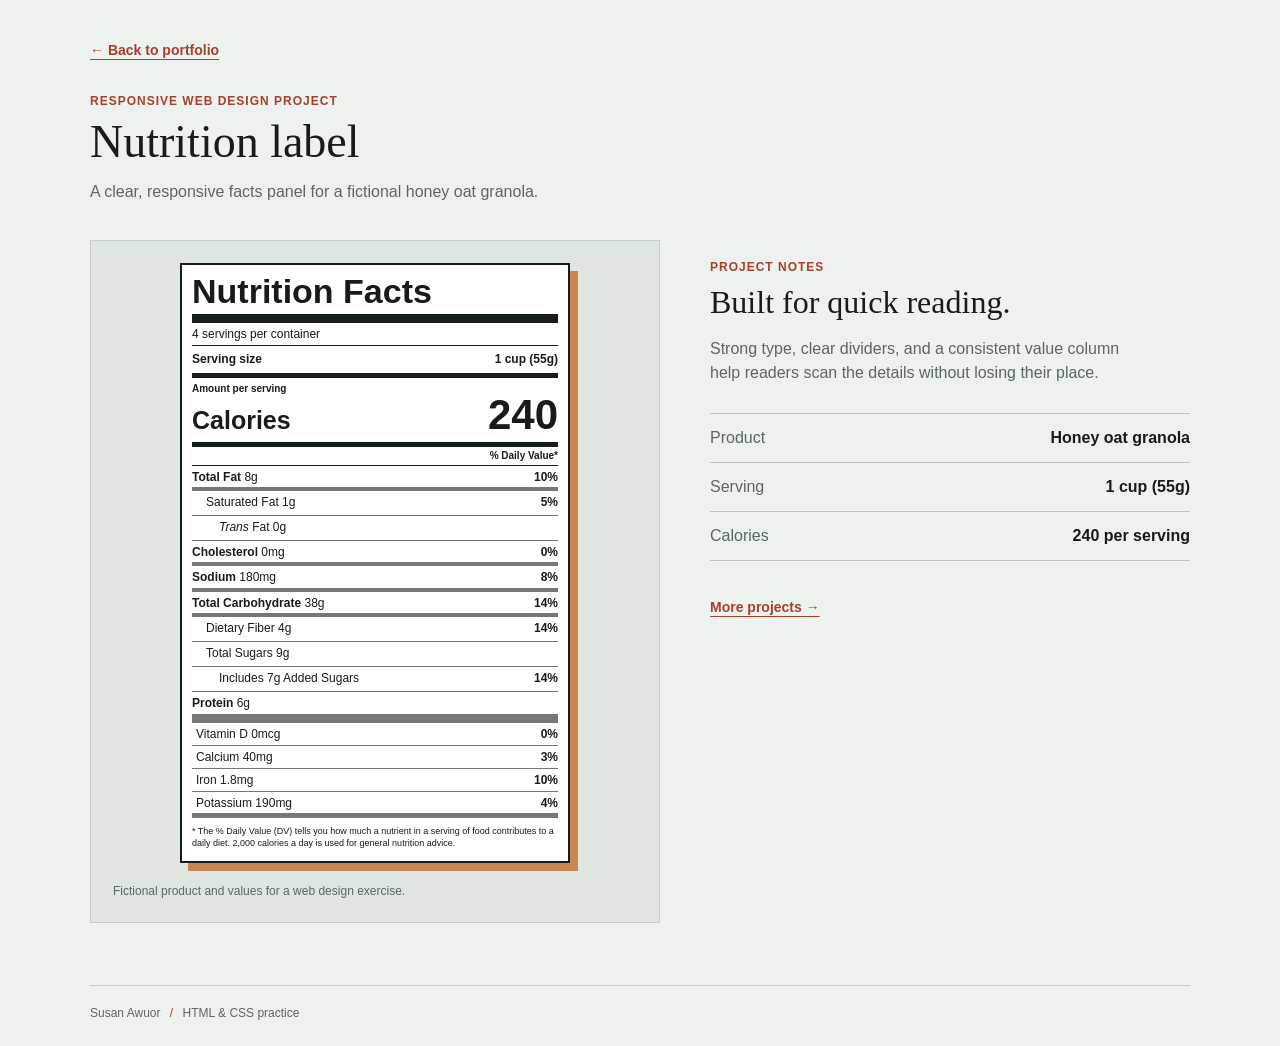
<file: nutrition-label/index.html>
<!DOCTYPE html>
<html lang="en">
<head>
    <meta charset="UTF-8">
    <meta name="viewport" content="width=device-width, initial-scale=1.0">
    <meta name="description" content="A responsive sample Nutrition Facts label built as a web design project.">
    <meta name="theme-color" content="#eef2ee">
    <title>Nutrition Facts Label | Susan Awuor</title>
    <link rel="stylesheet" href="style.css">
</head>
<body>
    <div class="page-shell">
        <header class="page-header">
            <a class="back-link" href="../index.html">&larr; Back to portfolio</a>
            <p class="eyebrow">RESPONSIVE WEB DESIGN PROJECT</p>
            <h1>Nutrition label</h1>
            <p class="intro-copy">A clear, responsive facts panel for a fictional honey oat granola.</p>
        </header>

        <main class="project-layout">
            <section class="label-stage" aria-label="Sample food nutrition label">
                <article class="nutrition-label" aria-labelledby="facts-title">
                    <h2 id="facts-title">Nutrition Facts</h2>
                    <p class="servings">4 servings per container</p>
                    <div class="serving-size">
                        <strong>Serving size</strong>
                        <strong>1 cup (55g)</strong>
                    </div>

                    <div class="calories-heading">
                        <span>Amount per serving</span>
                        <span>Calories</span>
                        <strong>240</strong>
                    </div>

                    <div class="daily-value">% Daily Value*</div>

                    <div class="nutrient-row major">
                        <span><strong>Total Fat</strong> 8g</span><strong>10%</strong>
                    </div>
                    <div class="nutrient-row indent">
                        <span>Saturated Fat 1g</span><strong>5%</strong>
                    </div>
                    <div class="nutrient-row double-indent">
                        <span><em>Trans</em> Fat 0g</span><span></span>
                    </div>
                    <div class="nutrient-row major">
                        <span><strong>Cholesterol</strong> 0mg</span><strong>0%</strong>
                    </div>
                    <div class="nutrient-row major">
                        <span><strong>Sodium</strong> 180mg</span><strong>8%</strong>
                    </div>
                    <div class="nutrient-row major">
                        <span><strong>Total Carbohydrate</strong> 38g</span><strong>14%</strong>
                    </div>
                    <div class="nutrient-row indent">
                        <span>Dietary Fiber 4g</span><strong>14%</strong>
                    </div>
                    <div class="nutrient-row indent">
                        <span>Total Sugars 9g</span><span></span>
                    </div>
                    <div class="nutrient-row double-indent">
                        <span>Includes 7g Added Sugars</span><strong>14%</strong>
                    </div>
                    <div class="nutrient-row major protein">
                        <span><strong>Protein</strong> 6g</span><span></span>
                    </div>

                    <div class="vitamin-row">
                        <span>Vitamin D 0mcg</span><strong>0%</strong>
                    </div>
                    <div class="vitamin-row">
                        <span>Calcium 40mg</span><strong>3%</strong>
                    </div>
                    <div class="vitamin-row">
                        <span>Iron 1.8mg</span><strong>10%</strong>
                    </div>
                    <div class="vitamin-row">
                        <span>Potassium 190mg</span><strong>4%</strong>
                    </div>

                    <p class="daily-footnote">* The % Daily Value (DV) tells you how much a nutrient in a serving of food contributes to a daily diet. 2,000 calories a day is used for general nutrition advice.</p>
                </article>
                <p class="demo-note">Fictional product and values for a web design exercise.</p>
            </section>

            <aside class="project-notes">
                <p class="eyebrow">PROJECT NOTES</p>
                <h2>Built for quick reading.</h2>
                <p>Strong type, clear dividers, and a consistent value column help readers scan the details without losing their place.</p>
                <dl class="project-details">
                    <div><dt>Product</dt><dd>Honey oat granola</dd></div>
                    <div><dt>Serving</dt><dd>1 cup (55g)</dd></div>
                    <div><dt>Calories</dt><dd>240 per serving</dd></div>
                </dl>
                <a class="back-link notes-link" href="../index.html#projects">More projects <span aria-hidden="true">&rarr;</span></a>
            </aside>
        </main>

        <footer class="page-footer">Susan Awuor <span aria-hidden="true">/</span> HTML &amp; CSS practice</footer>
    </div>
</body>
</html>
</file>
<file: nutrition-label/style.css>
* {
    box-sizing: border-box;
}

:root {
    color-scheme: light;
    --ink: #161b1d;
    --muted: #596768;
    --surface: #ffffff;
    --page: #eef2ee;
    --accent: #a6402d;
    --rule: #161b1d;
}

body {
    min-width: 320px;
    margin: 0;
    background: var(--page);
    color: var(--ink);
    font-family: Arial, Helvetica, sans-serif;
    line-height: 1.5;
}

.page-shell {
    width: min(1100px, calc(100% - 40px));
    margin: 0 auto;
    padding: 38px 0 24px;
}

.page-header {
    max-width: 700px;
    margin-bottom: 36px;
}

.back-link {
    display: inline-block;
    color: var(--accent);
    font-size: 14px;
    font-weight: 700;
    text-decoration-thickness: 1px;
    text-underline-offset: 4px;
}

.back-link:focus-visible {
    outline: 3px solid #276b6a;
    outline-offset: 4px;
}

.eyebrow {
    margin: 30px 0 8px;
    color: var(--accent);
    font-size: 12px;
    font-weight: 800;
    letter-spacing: 1px;
}

.page-header h1,
.project-notes h2 {
    margin: 0;
    font-family: Georgia, "Times New Roman", serif;
    font-weight: 500;
}

.page-header h1 {
    font-size: 46px;
    line-height: 1.05;
}

.intro-copy {
    max-width: 560px;
    margin: 14px 0 0;
    color: var(--muted);
}

.project-layout {
    display: grid;
    grid-template-columns: minmax(310px, 0.95fr) minmax(280px, 0.8fr);
    align-items: start;
    gap: 50px;
}

.label-stage {
    padding: 22px;
    background: #dfe6e2;
    border: 1px solid #c4cfca;
}

.nutrition-label {
    width: min(100%, 390px);
    margin: 0 auto;
    padding: 9px 10px 12px;
    background: var(--surface);
    border: 2px solid var(--rule);
    box-shadow: 8px 8px 0 #c98553;
    font-family: Arial, Helvetica, sans-serif;
    line-height: 1.2;
}

.nutrition-label h2 {
    margin: 0;
    padding-bottom: 4px;
    border-bottom: 9px solid var(--rule);
    font-size: 34px;
    font-weight: 900;
    line-height: 1.05;
    letter-spacing: 0;
}

.servings {
    margin: 4px 0;
    font-size: 12px;
}

.serving-size {
    display: flex;
    justify-content: space-between;
    gap: 12px;
    padding: 6px 0;
    border-top: 1px solid var(--rule);
    border-bottom: 5px solid var(--rule);
    font-size: 12px;
}

.calories-heading {
    display: grid;
    grid-template-columns: 1fr auto;
    align-items: end;
    padding: 5px 0 7px;
    border-bottom: 5px solid var(--rule);
}

.calories-heading span:first-child {
    grid-column: 1 / -1;
    font-size: 10px;
    font-weight: 700;
}

.calories-heading span:nth-child(2) {
    font-size: 25px;
    font-weight: 900;
}

.calories-heading strong {
    font-size: 42px;
    font-weight: 900;
    line-height: 0.95;
}

.daily-value {
    padding: 3px 0;
    border-bottom: 1px solid var(--rule);
    font-size: 10px;
    font-weight: 800;
    text-align: right;
}

.nutrient-row,
.vitamin-row {
    display: grid;
    grid-template-columns: minmax(0, 1fr) auto;
    align-items: baseline;
    gap: 8px;
    min-height: 25px;
    padding: 4px 0 3px;
    border-bottom: 1px solid #777;
    font-size: 12px;
}

.nutrient-row.major {
    border-bottom-width: 4px;
}

.nutrient-row.indent {
    padding-left: 14px;
}

.nutrient-row.double-indent {
    padding-left: 27px;
}

.nutrient-row.protein {
    border-bottom-width: 9px;
}

.vitamin-row {
    min-height: 23px;
    padding-left: 4px;
}

.vitamin-row:last-of-type {
    border-bottom-width: 5px;
}

.daily-footnote {
    margin: 7px 0 0;
    font-size: 9px;
    line-height: 1.35;
}

.demo-note {
    margin: 19px 0 0;
    color: var(--muted);
    font-size: 12px;
}

.project-notes {
    padding: 18px 0 0;
}

.project-notes .eyebrow {
    margin-top: 0;
}

.project-notes h2 {
    max-width: 390px;
    font-size: 32px;
    line-height: 1.15;
}

.project-notes > p:not(.eyebrow) {
    max-width: 440px;
    color: var(--muted);
}

.project-details {
    margin: 28px 0;
    border-top: 1px solid #b9c5c0;
}

.project-details div {
    display: flex;
    justify-content: space-between;
    gap: 16px;
    padding: 12px 0;
    border-bottom: 1px solid #b9c5c0;
}

.project-details dt {
    color: var(--muted);
}

.project-details dd {
    margin: 0;
    font-weight: 700;
    text-align: right;
}

.notes-link {
    margin-top: 8px;
}

.page-footer {
    margin-top: 62px;
    padding-top: 18px;
    border-top: 1px solid #c4cfca;
    color: var(--muted);
    font-size: 12px;
}

.page-footer span {
    padding: 0 6px;
    color: var(--accent);
}

@media (max-width: 700px) {
    .page-shell {
        width: min(100% - 28px, 520px);
        padding-top: 22px;
    }

    .page-header {
        margin-bottom: 24px;
    }

    .page-header h1 {
        font-size: 38px;
    }

    .eyebrow {
        margin-top: 24px;
    }

    .project-layout {
        grid-template-columns: minmax(0, 1fr);
        gap: 28px;
    }

    .label-stage {
        padding: 16px 12px;
    }

    .project-notes {
        padding: 0 4px;
    }

    .page-footer {
        margin-top: 40px;
    }
}

@media print {
    body {
        background: #fff;
    }

    .page-shell {
        width: 100%;
        padding: 0;
    }

    .page-header,
    .project-notes,
    .page-footer,
    .demo-note {
        display: none;
    }

    .project-layout {
        display: block;
    }

    .label-stage {
        padding: 0;
        background: #fff;
        border: 0;
    }

    .nutrition-label {
        box-shadow: none;
    }
}
</file>
